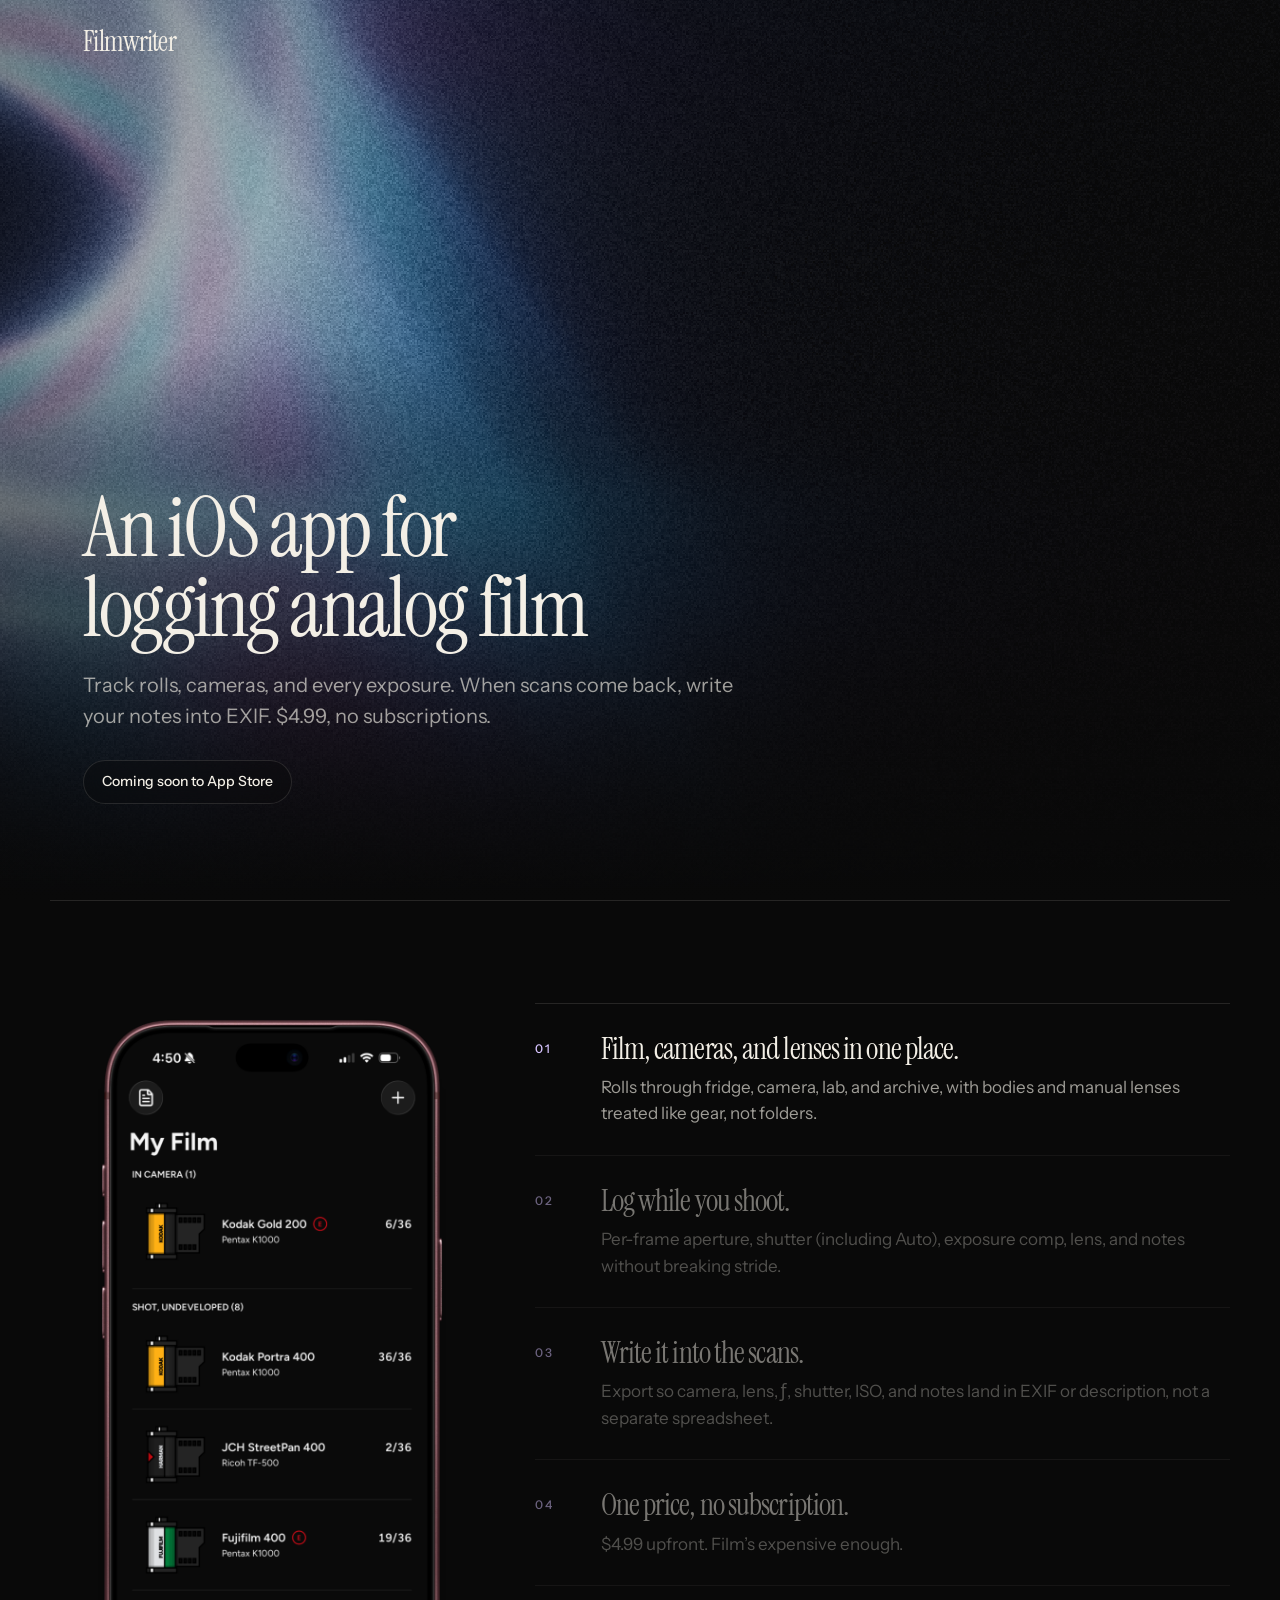
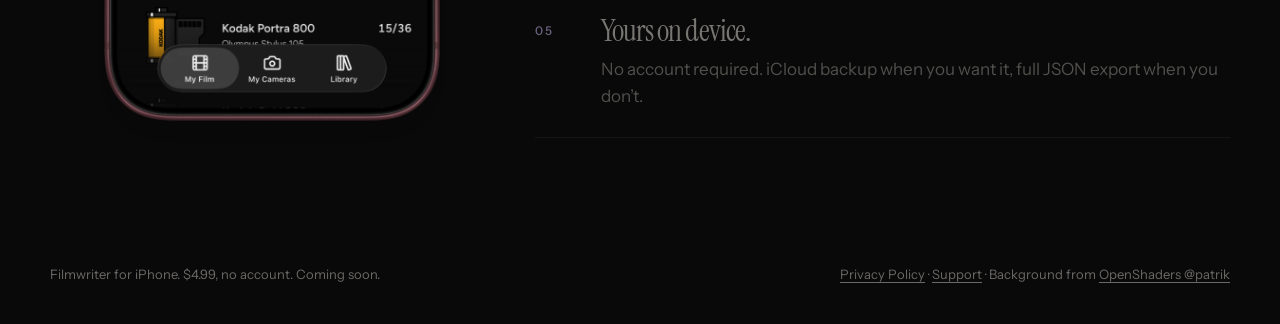
<file: index.html>
<!DOCTYPE html>
<html lang="en">
  <head>
    <meta charset="UTF-8" />
    <meta name="viewport" content="width=device-width, initial-scale=1.0, viewport-fit=cover" />
    <meta name="apple-mobile-web-app-capable" content="yes" />
    <meta name="apple-mobile-web-app-status-bar-style" content="black-translucent" />
    <title>Filmwriter — Analog film logging for iPhone</title>
    <meta
      name="description"
      content="Track stock, gear, and every exposure on your iPhone. When the scans come back, push the notes into EXIF. One time, $4.99, no account."
    />
    <link rel="preconnect" href="https://fonts.googleapis.com" />
    <link rel="preconnect" href="https://fonts.gstatic.com" crossorigin />
    <link
      href="https://fonts.googleapis.com/css2?family=Instrument+Sans:ital,wght@0,400;0,500;0,600;1,400&family=Instrument+Serif:ital@0;1&display=swap"
      rel="stylesheet"
    />
    <link rel="stylesheet" href="css/styles.css" />
  </head>
  <body>
    <header class="nav">
      <a class="wordmark" href="#top">Filmwriter</a>
    </header>

    <section class="hero" id="top">
      <canvas id="hero-shader" class="hero-shader" aria-hidden="true"></canvas>
      <div class="hero-veil"></div>
      <div class="hero-content">
        <h1>An iOS app for<br />logging analog film</h1>
        <p class="hero-lede">Track rolls, cameras, and every exposure. When scans come back, write your notes into EXIF. $4.99, no subscriptions.</p>
        <div class="hero-actions">
          <span class="app-store" aria-disabled="true">Coming soon to App Store</span>
        </div>
      </div>
    </section>

    <section class="features" id="features">
      <div class="features-stage" data-active="1">
        <div class="feature-visual" aria-hidden="true">
          <img
            src="assets/value-prop-1.png"
            alt=""
            width="1080"
            height="1920"
            data-feature="1"
            class="is-active"
          />
          <img
            src="assets/value-prop-2.png"
            alt=""
            width="1080"
            height="1920"
            data-feature="2"
          />
          <img
            src="assets/value-prop-3.png"
            alt=""
            width="1080"
            height="1920"
            data-feature="3"
          />
          <img
            src="assets/value-prop-4.png"
            alt=""
            width="1080"
            height="1920"
            data-feature="4"
          />
          <img
            src="assets/value-prop-5.png"
            alt=""
            width="1080"
            height="1920"
            data-feature="5"
          />
        </div>

        <ol class="feature-list">
            <li data-feature="1" class="is-active" tabindex="0">
              <span class="feature-index">01</span>
              <div>
                <h3>Film, cameras, and lenses in one place.</h3>
                <p>
                  Rolls through fridge, camera, lab, and archive, with bodies and
                  manual lenses treated like gear, not folders.
                </p>
              </div>
            </li>
            <li data-feature="2" tabindex="0">
              <span class="feature-index">02</span>
              <div>
                <h3>Log while you shoot.</h3>
                <p>
                  Per-frame aperture, shutter (including Auto), exposure comp,
                  lens, and notes without breaking stride.
                </p>
              </div>
            </li>
            <li data-feature="3" tabindex="0">
              <span class="feature-index">03</span>
              <div>
                <h3>Write it into the scans.</h3>
                <p>
                  Export so camera, lens, ƒ, shutter, ISO, and notes land in EXIF
                  or description, not a separate spreadsheet.
                </p>
              </div>
            </li>
            <li data-feature="4" tabindex="0">
              <span class="feature-index">04</span>
              <div>
                <h3>One price, no subscription.</h3>
                <p>$4.99 upfront. Film’s expensive enough.</p>
              </div>
            </li>
            <li data-feature="5" tabindex="0">
              <span class="feature-index">05</span>
              <div>
                <h3>Yours on device.</h3>
                <p>
                  No account required. iCloud backup when you want it, full JSON
                  export when you don’t.
                </p>
              </div>
            </li>
          </ol>
      </div>
    </section>

    <footer class="footer">
      <p>Filmwriter for iPhone. $4.99, no account. Coming soon.</p>
      <p class="footer-credit">
        <a href="privacy.html">Privacy Policy</a>
        ·
        <a href="support.html">Support</a>
        · Background from
        <a href="https://openshaders.com/@patrik" rel="noreferrer">OpenShaders @patrik</a>
      </p>
    </footer>

    <script type="module" src="js/main.js"></script>
  </body>
</html>
</file>
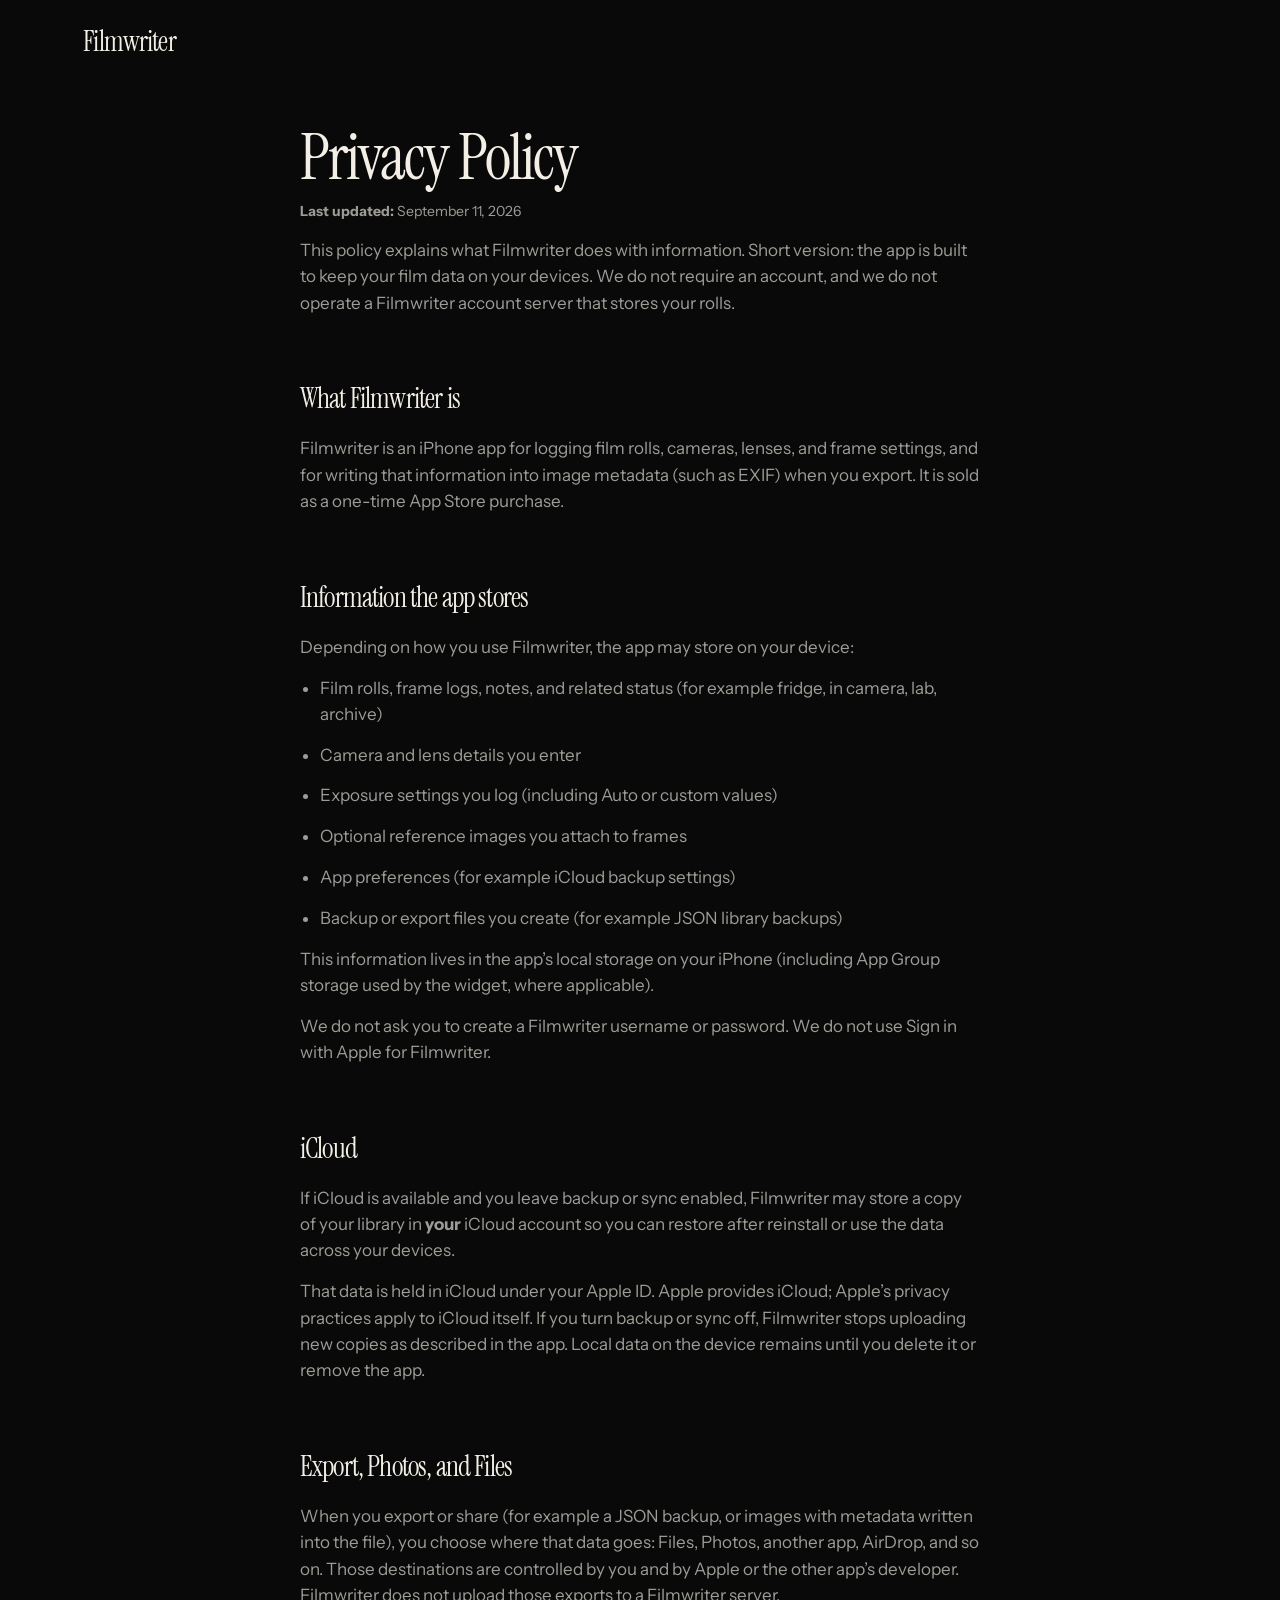
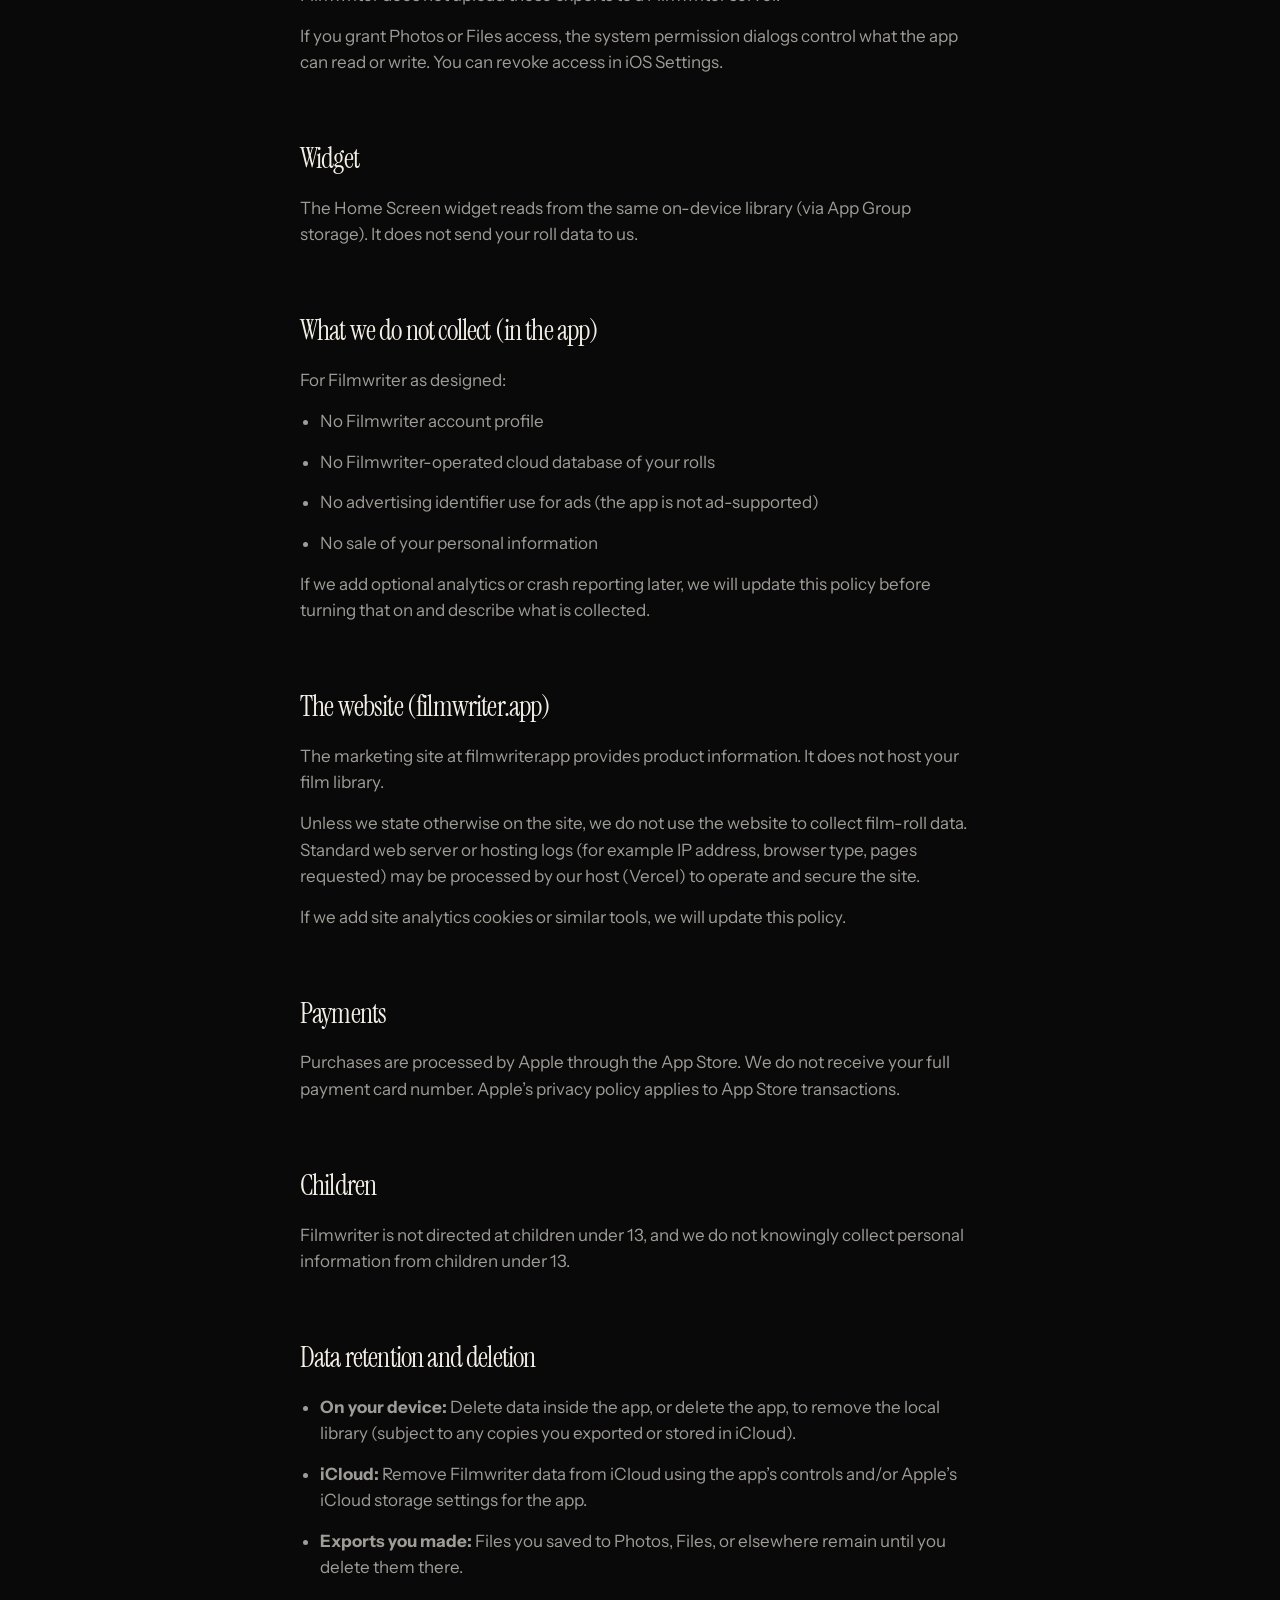
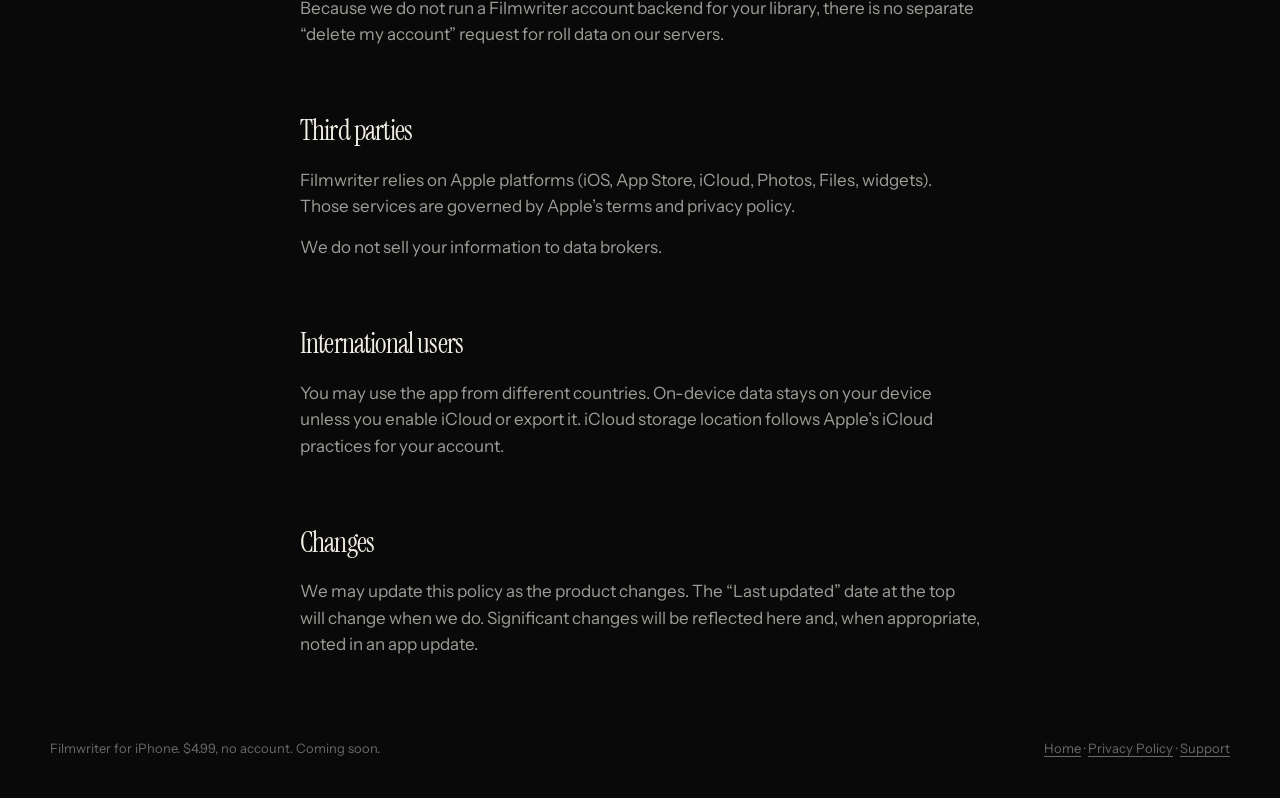
<file: privacy.html>
<!DOCTYPE html>
<html lang="en">
  <head>
    <meta charset="UTF-8" />
    <meta name="viewport" content="width=device-width, initial-scale=1.0, viewport-fit=cover" />
    <meta name="apple-mobile-web-app-capable" content="yes" />
    <meta name="apple-mobile-web-app-status-bar-style" content="black-translucent" />
    <title>Privacy Policy — Filmwriter</title>
    <meta
      name="description"
      content="Filmwriter keeps your film data on your devices. No account required. Read the privacy policy."
    />
    <link rel="preconnect" href="https://fonts.googleapis.com" />
    <link rel="preconnect" href="https://fonts.gstatic.com" crossorigin />
    <link
      href="https://fonts.googleapis.com/css2?family=Instrument+Sans:ital,wght@0,400;0,500;0,600;1,400&family=Instrument+Serif:ital@0;1&display=swap"
      rel="stylesheet"
    />
    <link rel="stylesheet" href="css/styles.css" />
  </head>
  <body>
    <header class="nav">
      <a class="wordmark" href="index.html">Filmwriter</a>
    </header>

    <main class="legal">
      <article class="legal-doc">
        <h1>Privacy Policy</h1>
        <p class="legal-updated"><strong>Last updated:</strong> September 11, 2026</p>

        <p>
          This policy explains what Filmwriter does with information. Short
          version: the app is built to keep your film data on your devices. We
          do not require an account, and we do not operate a Filmwriter account
          server that stores your rolls.
        </p>

        <h2>What Filmwriter is</h2>
        <p>
          Filmwriter is an iPhone app for logging film rolls, cameras, lenses,
          and frame settings, and for writing that information into image
          metadata (such as EXIF) when you export. It is sold as a one-time App
          Store purchase.
        </p>

        <h2>Information the app stores</h2>
        <p>
          Depending on how you use Filmwriter, the app may store on your device:
        </p>
        <ul>
          <li>
            Film rolls, frame logs, notes, and related status (for example
            fridge, in camera, lab, archive)
          </li>
          <li>Camera and lens details you enter</li>
          <li>
            Exposure settings you log (including Auto or custom values)
          </li>
          <li>Optional reference images you attach to frames</li>
          <li>App preferences (for example iCloud backup settings)</li>
          <li>
            Backup or export files you create (for example JSON library backups)
          </li>
        </ul>
        <p>
          This information lives in the app’s local storage on your iPhone
          (including App Group storage used by the widget, where applicable).
        </p>
        <p>
          We do not ask you to create a Filmwriter username or password. We do
          not use Sign in with Apple for Filmwriter.
        </p>

        <h2>iCloud</h2>
        <p>
          If iCloud is available and you leave backup or sync enabled,
          Filmwriter may store a copy of your library in <strong>your</strong>
          iCloud account so you can restore after reinstall or use the data
          across your devices.
        </p>
        <p>
          That data is held in iCloud under your Apple ID. Apple provides
          iCloud; Apple’s privacy practices apply to iCloud itself. If you turn
          backup or sync off, Filmwriter stops uploading new copies as described
          in the app. Local data on the device remains until you delete it or
          remove the app.
        </p>

        <h2>Export, Photos, and Files</h2>
        <p>
          When you export or share (for example a JSON backup, or images with
          metadata written into the file), you choose where that data goes:
          Files, Photos, another app, AirDrop, and so on. Those destinations are
          controlled by you and by Apple or the other app’s developer.
          Filmwriter does not upload those exports to a Filmwriter server.
        </p>
        <p>
          If you grant Photos or Files access, the system permission dialogs
          control what the app can read or write. You can revoke access in iOS
          Settings.
        </p>

        <h2>Widget</h2>
        <p>
          The Home Screen widget reads from the same on-device library (via App
          Group storage). It does not send your roll data to us.
        </p>

        <h2>What we do not collect (in the app)</h2>
        <p>For Filmwriter as designed:</p>
        <ul>
          <li>No Filmwriter account profile</li>
          <li>No Filmwriter-operated cloud database of your rolls</li>
          <li>
            No advertising identifier use for ads (the app is not ad-supported)
          </li>
          <li>No sale of your personal information</li>
        </ul>
        <p>
          If we add optional analytics or crash reporting later, we will update
          this policy before turning that on and describe what is collected.
        </p>

        <h2>The website (filmwriter.app)</h2>
        <p>
          The marketing site at filmwriter.app provides product information. It
          does not host your film library.
        </p>
        <p>
          Unless we state otherwise on the site, we do not use the website to
          collect film-roll data. Standard web server or hosting logs (for
          example IP address, browser type, pages requested) may be processed by
          our host (Vercel) to operate and secure the site.
        </p>
        <p>
          If we add site analytics cookies or similar tools, we will update this
          policy.
        </p>

        <h2>Payments</h2>
        <p>
          Purchases are processed by Apple through the App Store. We do not
          receive your full payment card number. Apple’s privacy policy applies
          to App Store transactions.
        </p>

        <h2>Children</h2>
        <p>
          Filmwriter is not directed at children under 13, and we do not
          knowingly collect personal information from children under 13.
        </p>

        <h2>Data retention and deletion</h2>
        <ul>
          <li>
            <strong>On your device:</strong> Delete data inside the app, or
            delete the app, to remove the local library (subject to any copies
            you exported or stored in iCloud).
          </li>
          <li>
            <strong>iCloud:</strong> Remove Filmwriter data from iCloud using
            the app’s controls and/or Apple’s iCloud storage settings for the
            app.
          </li>
          <li>
            <strong>Exports you made:</strong> Files you saved to Photos, Files,
            or elsewhere remain until you delete them there.
          </li>
        </ul>
        <p>
          Because we do not run a Filmwriter account backend for your library,
          there is no separate “delete my account” request for roll data on our
          servers.
        </p>

        <h2>Third parties</h2>
        <p>
          Filmwriter relies on Apple platforms (iOS, App Store, iCloud, Photos,
          Files, widgets). Those services are governed by Apple’s terms and
          privacy policy.
        </p>
        <p>We do not sell your information to data brokers.</p>

        <h2>International users</h2>
        <p>
          You may use the app from different countries. On-device data stays on
          your device unless you enable iCloud or export it. iCloud storage
          location follows Apple’s iCloud practices for your account.
        </p>

        <h2>Changes</h2>
        <p>
          We may update this policy as the product changes. The “Last updated”
          date at the top will change when we do. Significant changes will be
          reflected here and, when appropriate, noted in an app update.
        </p>
      </article>
    </main>

    <footer class="footer">
      <p>Filmwriter for iPhone. $4.99, no account. Coming soon.</p>
      <p class="footer-credit">
        <a href="index.html">Home</a>
        ·
        <a href="privacy.html" aria-current="page">Privacy Policy</a>
        ·
        <a href="support.html">Support</a>
      </p>
    </footer>
  </body>
</html>
</file>
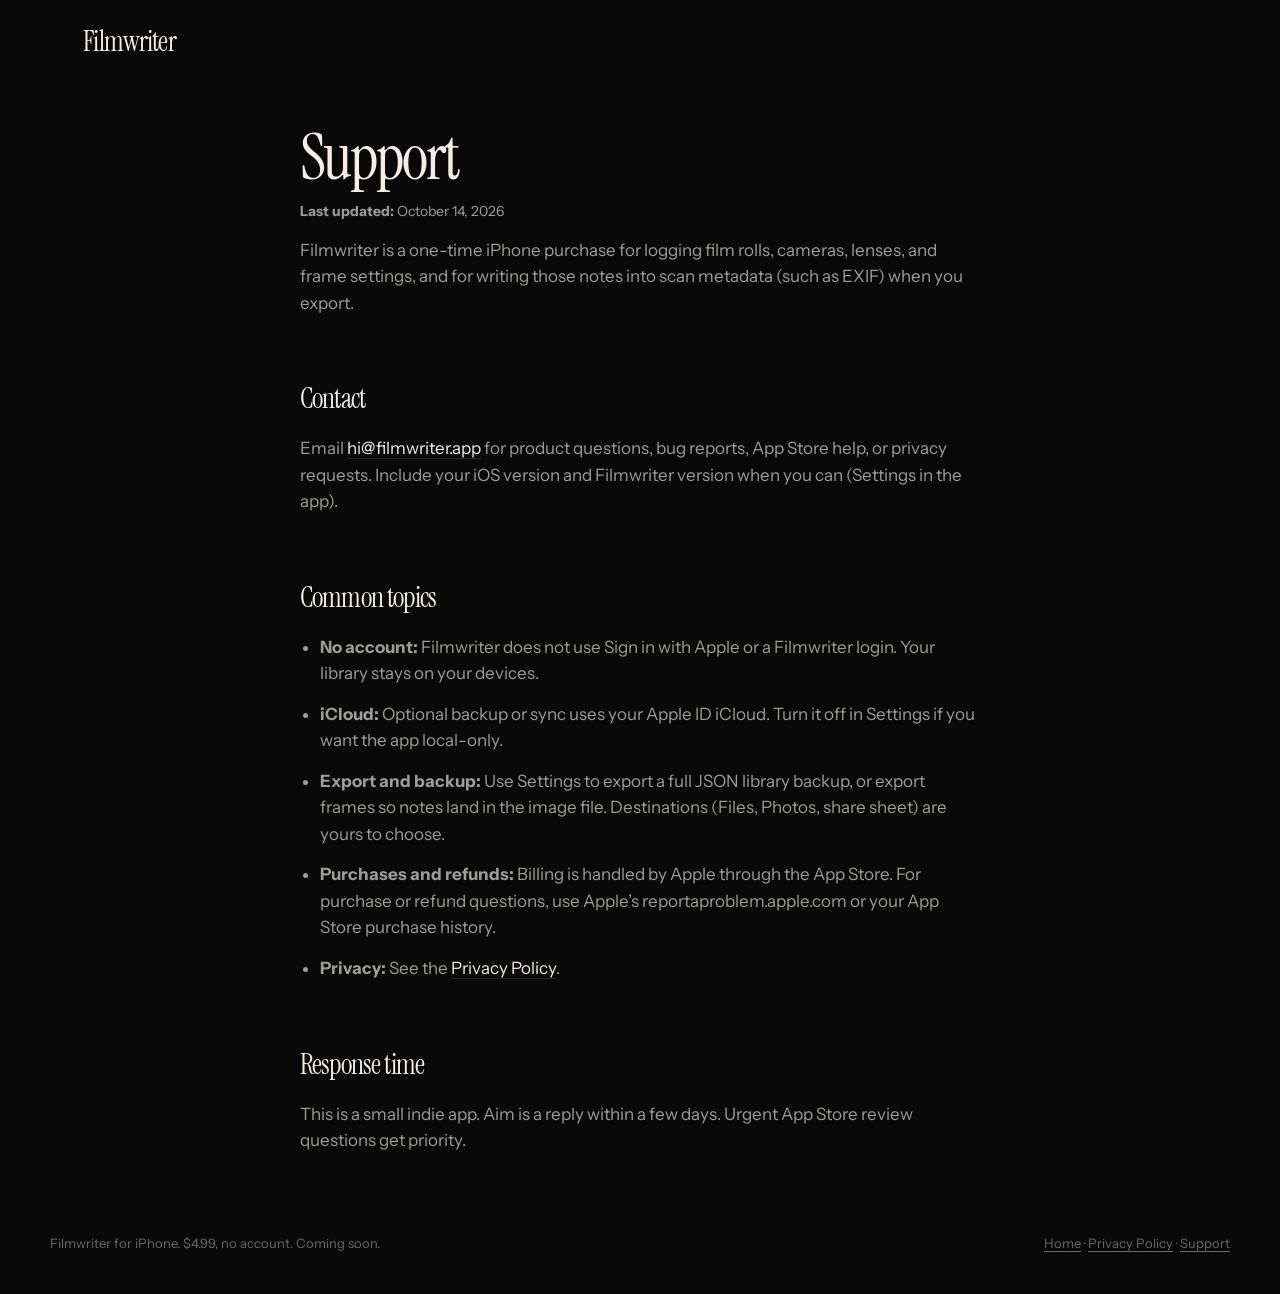
<file: support.html>
<!DOCTYPE html>
<html lang="en">
  <head>
    <meta charset="UTF-8" />
    <meta name="viewport" content="width=device-width, initial-scale=1.0, viewport-fit=cover" />
    <meta name="apple-mobile-web-app-capable" content="yes" />
    <meta name="apple-mobile-web-app-status-bar-style" content="black-translucent" />
    <title>Support | Filmwriter</title>
    <meta
      name="description"
      content="Get help with Filmwriter, the iPhone app for logging analog film. Email support for App Store and product questions."
    />
    <link rel="preconnect" href="https://fonts.googleapis.com" />
    <link rel="preconnect" href="https://fonts.gstatic.com" crossorigin />
    <link
      href="https://fonts.googleapis.com/css2?family=Instrument+Sans:ital,wght@0,400;0,500;0,600;1,400&family=Instrument+Serif:ital@0;1&display=swap"
      rel="stylesheet"
    />
    <link rel="stylesheet" href="css/styles.css" />
  </head>
  <body>
    <header class="nav">
      <a class="wordmark" href="index.html">Filmwriter</a>
    </header>

    <main class="legal">
      <article class="legal-doc">
        <h1>Support</h1>
        <p class="legal-updated"><strong>Last updated:</strong> October 14, 2026</p>

        <p>
          Filmwriter is a one-time iPhone purchase for logging film rolls,
          cameras, lenses, and frame settings, and for writing those notes into
          scan metadata (such as EXIF) when you export.
        </p>

        <h2>Contact</h2>
        <p>
          Email
          <a href="mailto:hi@filmwriter.app">hi@filmwriter.app</a>
          for product questions, bug reports, App Store help, or privacy
          requests. Include your iOS version and Filmwriter version when you can
          (Settings in the app).
        </p>

        <h2>Common topics</h2>
        <ul>
          <li>
            <strong>No account:</strong> Filmwriter does not use Sign in with
            Apple or a Filmwriter login. Your library stays on your devices.
          </li>
          <li>
            <strong>iCloud:</strong> Optional backup or sync uses your Apple ID
            iCloud. Turn it off in Settings if you want the app local-only.
          </li>
          <li>
            <strong>Export and backup:</strong> Use Settings to export a full
            JSON library backup, or export frames so notes land in the image
            file. Destinations (Files, Photos, share sheet) are yours to choose.
          </li>
          <li>
            <strong>Purchases and refunds:</strong> Billing is handled by Apple
            through the App Store. For purchase or refund questions, use
            Apple’s reportaproblem.apple.com or your App Store purchase history.
          </li>
          <li>
            <strong>Privacy:</strong> See the
            <a href="privacy.html">Privacy Policy</a>.
          </li>
        </ul>

        <h2>Response time</h2>
        <p>
          This is a small indie app. Aim is a reply within a few days. Urgent
          App Store review questions get priority.
        </p>
      </article>
    </main>

    <footer class="footer">
      <p>Filmwriter for iPhone. $4.99, no account. Coming soon.</p>
      <p class="footer-credit">
        <a href="index.html">Home</a>
        ·
        <a href="privacy.html">Privacy Policy</a>
        ·
        <a href="support.html" aria-current="page">Support</a>
      </p>
    </footer>
  </body>
  </html>
</file>
<file: css/styles.css>
:root {
  --bg: #090909;
  --paper: #f3efe6;
  --paper-muted: rgba(243, 239, 230, 0.64);
  --paper-faint: rgba(243, 239, 230, 0.42);
  --line: rgba(243, 239, 230, 0.12);
  --accent: #d7c4ff;
  --font-serif: "Instrument Serif", "Times New Roman", serif;
  --font-sans: "Instrument Sans", system-ui, sans-serif;
  --page-pad: clamp(28px, 6.5vw, 96px);
}

*,
*::before,
*::after {
  box-sizing: border-box;
  margin: 0;
  padding: 0;
}

html {
  scroll-behavior: smooth;
  color-scheme: dark;
}

body {
  background: var(--bg);
  color: var(--paper);
  font-family: var(--font-sans);
  font-size: 17px;
  line-height: 1.55;
  -webkit-font-smoothing: antialiased;
  text-rendering: optimizeLegibility;
}

img,
canvas {
  display: block;
  max-width: 100%;
}

a {
  color: inherit;
  text-decoration: none;
}

.nav {
  position: fixed;
  top: 0;
  left: 0;
  right: 0;
  z-index: 10;
  display: flex;
  align-items: center;
  justify-content: space-between;
  padding: calc(28px + env(safe-area-inset-top, 0px)) var(--page-pad) 28px;
  pointer-events: none;
}

.nav a {
  pointer-events: auto;
}

.wordmark {
  font-family: var(--font-serif);
  font-size: 28px;
  letter-spacing: -0.03em;
  line-height: 1;
}

.nav-actions {
  display: flex;
  align-items: center;
  gap: 18px;
  pointer-events: auto;
}

.nav-link {
  font-size: 14px;
  font-weight: 500;
  color: var(--paper-muted);
  white-space: nowrap;
}

.nav-link:hover,
.nav-link[aria-current="page"] {
  color: var(--paper);
}

.get-app {
  position: relative;
  display: inline-block;
  padding: 1px;
  border-radius: 999px;
  background: var(--line);
  color: var(--paper);
  font-family: inherit;
  font-size: 15px;
  font-weight: 600;
  line-height: 1.5;
  box-shadow: none;
  transition: transform 0.3s ease-in-out;
}

.get-app-glow {
  position: absolute;
  inset: 0;
  border-radius: inherit;
  background: linear-gradient(90deg, #2dd4bf, #3b82f6, #a855f7);
  opacity: 0;
  transition: opacity 0.5s ease;
}

.get-app-inner {
  position: relative;
  z-index: 1;
  display: flex;
  align-items: center;
  gap: 8px;
  padding: 10px 22px;
  border-radius: 999px;
  background: var(--bg);
}

.get-app-label,
.get-app-icon {
  transition: transform 0.5s ease;
}

.get-app-icon {
  width: 20px;
  height: 20px;
  flex-shrink: 0;
}

.get-app:hover,
.get-app:focus-visible {
  transform: scale(1.05);
  outline: none;
}

.get-app:hover .get-app-glow,
.get-app:focus-visible .get-app-glow {
  opacity: 1;
}

.get-app:hover .get-app-label,
.get-app:hover .get-app-icon,
.get-app:focus-visible .get-app-label,
.get-app:focus-visible .get-app-icon {
  transform: translateX(4px);
}

.get-app:active {
  transform: scale(0.95);
}

.hero {
  position: relative;
  min-height: 100svh;
  min-height: 100dvh;
  display: flex;
  align-items: flex-end;
  overflow: hidden;
  background: var(--bg);
}

.hero-shader {
  position: absolute;
  inset: 0;
  width: 100%;
  height: 100%;
  max-width: none;
}

.hero-veil {
  position: absolute;
  inset: 0;
  background:
    linear-gradient(180deg, rgba(9, 9, 9, 0.18) 0%, rgba(9, 9, 9, 0.08) 38%, rgba(9, 9, 9, 0.55) 72%, var(--bg) 100%),
    linear-gradient(90deg, rgba(9, 9, 9, 0.35) 0%, transparent 42%);
  pointer-events: none;
}

.hero-content {
  position: relative;
  z-index: 1;
  width: min(720px, calc(100% - 2 * var(--page-pad)));
  margin: 0 var(--page-pad) 96px;
}

.feature-index {
  font-size: 12px;
  font-weight: 500;
  letter-spacing: 0.16em;
  text-transform: uppercase;
  color: var(--accent);
}

.hero h1 {
  margin-top: 0;
  font-family: var(--font-serif);
  font-size: clamp(44px, 7.2vw, 84px);
  font-weight: 400;
  letter-spacing: -0.03em;
  line-height: 0.95;
}

.hero-lede {
  margin-top: 22px;
  max-width: 52ch;
  font-size: clamp(17px, 2vw, 20px);
  color: var(--paper-muted);
}

.hero-actions {
  display: flex;
  flex-wrap: wrap;
  align-items: center;
  gap: 14px;
  margin-top: 28px;
}

.app-store {
  display: inline-flex;
  align-items: center;
  min-height: 44px;
  padding: 0 18px;
  border: 1px solid var(--line);
  border-radius: 999px;
  background: rgba(9, 9, 9, 0.35);
  backdrop-filter: blur(12px);
  font-size: 14px;
  font-weight: 500;
  color: var(--paper);
}

.features {
  position: relative;
  width: min(1180px, calc(100% - 56px));
  margin: 0 auto;
  padding: 96px 0 120px;
  border-top: 1px solid var(--line);
  scroll-margin-top: 24px;
}

.features-stage {
  display: grid;
  grid-template-columns: minmax(240px, 0.78fr) minmax(0, 1.22fr);
  gap: 8px 40px;
  align-items: center;
}

.feature-visual {
  position: sticky;
  top: 72px;
  width: 100%;
  max-width: 420px;
  aspect-ratio: 1080 / 1920;
  justify-self: center;
  overflow: hidden;
}

.feature-visual img {
  position: absolute;
  inset: 0;
  width: 100%;
  height: 100%;
  object-fit: contain;
  transform: scale(1.22);
  opacity: 0;
  pointer-events: none;
  transition: opacity 0.35s ease;
}

.feature-visual img.is-active {
  opacity: 1;
}

.feature-list {
  list-style: none;
  display: grid;
  gap: 0;
}

.feature-list li {
  display: grid;
  grid-template-columns: 48px minmax(0, 1fr);
  gap: 18px;
  padding: 28px 0;
  border-top: 1px solid var(--line);
  cursor: pointer;
  transition: opacity 0.25s ease;
}

.feature-list li:last-child {
  border-bottom: 1px solid var(--line);
}

.feature-list li {
  opacity: 0.48;
}

.feature-list li.is-active,
.feature-list li:hover {
  opacity: 1;
}

.feature-index {
  padding-top: 8px;
}

.feature-list h3 {
  font-family: var(--font-serif);
  font-size: clamp(24px, 2.4vw, 30px);
  font-weight: 400;
  letter-spacing: -0.03em;
  line-height: 1.15;
}

.feature-list p {
  margin-top: 8px;
  color: var(--paper-muted);
}

.footer {
  display: flex;
  flex-wrap: wrap;
  justify-content: space-between;
  gap: 12px 24px;
  width: min(1180px, calc(100% - 56px));
  margin: 0 auto;
  padding: 0 0 calc(40px + env(safe-area-inset-bottom, 0px));
  color: var(--paper-faint);
  font-size: 13px;
}

.footer a {
  border-bottom: 1px solid currentColor;
}

.footer a:hover {
  color: var(--paper);
}

.legal {
  padding: 128px 0 80px;
}

.legal-doc {
  width: min(680px, calc(100% - 2 * var(--page-pad)));
  margin: 0 auto;
}

.legal-doc h1 {
  font-family: var(--font-serif);
  font-size: clamp(40px, 6vw, 64px);
  font-weight: 400;
  letter-spacing: -0.03em;
  line-height: 0.95;
}

.legal-updated {
  margin-top: 16px;
  color: var(--paper-faint);
  font-size: 14px;
}

.legal-doc h2 {
  margin-top: 2.2em;
  font-family: var(--font-serif);
  font-size: 28px;
  font-weight: 400;
  letter-spacing: -0.03em;
}

.legal-doc p,
.legal-doc li {
  margin-top: 0.85em;
  color: var(--paper-muted);
}

.legal-doc ul {
  margin: 0.4em 0 0;
  padding-left: 1.2em;
}

.legal-doc a {
  color: var(--paper);
  border-bottom: 1px solid var(--line);
}

.legal-doc a:hover {
  border-bottom-color: var(--paper);
}

@media (max-width: 860px) {
  .nav {
    position: absolute;
    background: transparent;
  }

  .hero {
    min-height: 100vh;
    min-height: 100lvh;
    overflow: visible;
    background: transparent;
  }

  .hero-shader,
  .hero-veil {
    top: 0;
    height: 100vh;
    height: 100lvh;
  }

  .hero-shader {
    opacity: 0.99;
  }

  .features {
    padding: 72px 0 88px;
  }

  .features-stage {
    grid-template-columns: 1fr;
    gap: 28px;
  }

  .feature-visual {
    position: relative;
    top: auto;
    width: min(320px, 70%);
    max-height: none;
    justify-self: center;
  }

  .hero-content {
    margin-bottom: 72px;
  }
}

@media (max-width: 560px) {
  .features,
  .footer {
    width: calc(100% - 40px);
  }
}

@media (prefers-reduced-motion: reduce) {
  html {
    scroll-behavior: auto;
  }

  .feature-visual img,
  .feature-list li,
  .get-app,
  .get-app-glow,
  .get-app-label,
  .get-app-icon {
    transition: none;
  }

  .get-app:hover,
  .get-app:hover .get-app-label,
  .get-app:hover .get-app-icon {
    transform: none;
  }
}
</file>
